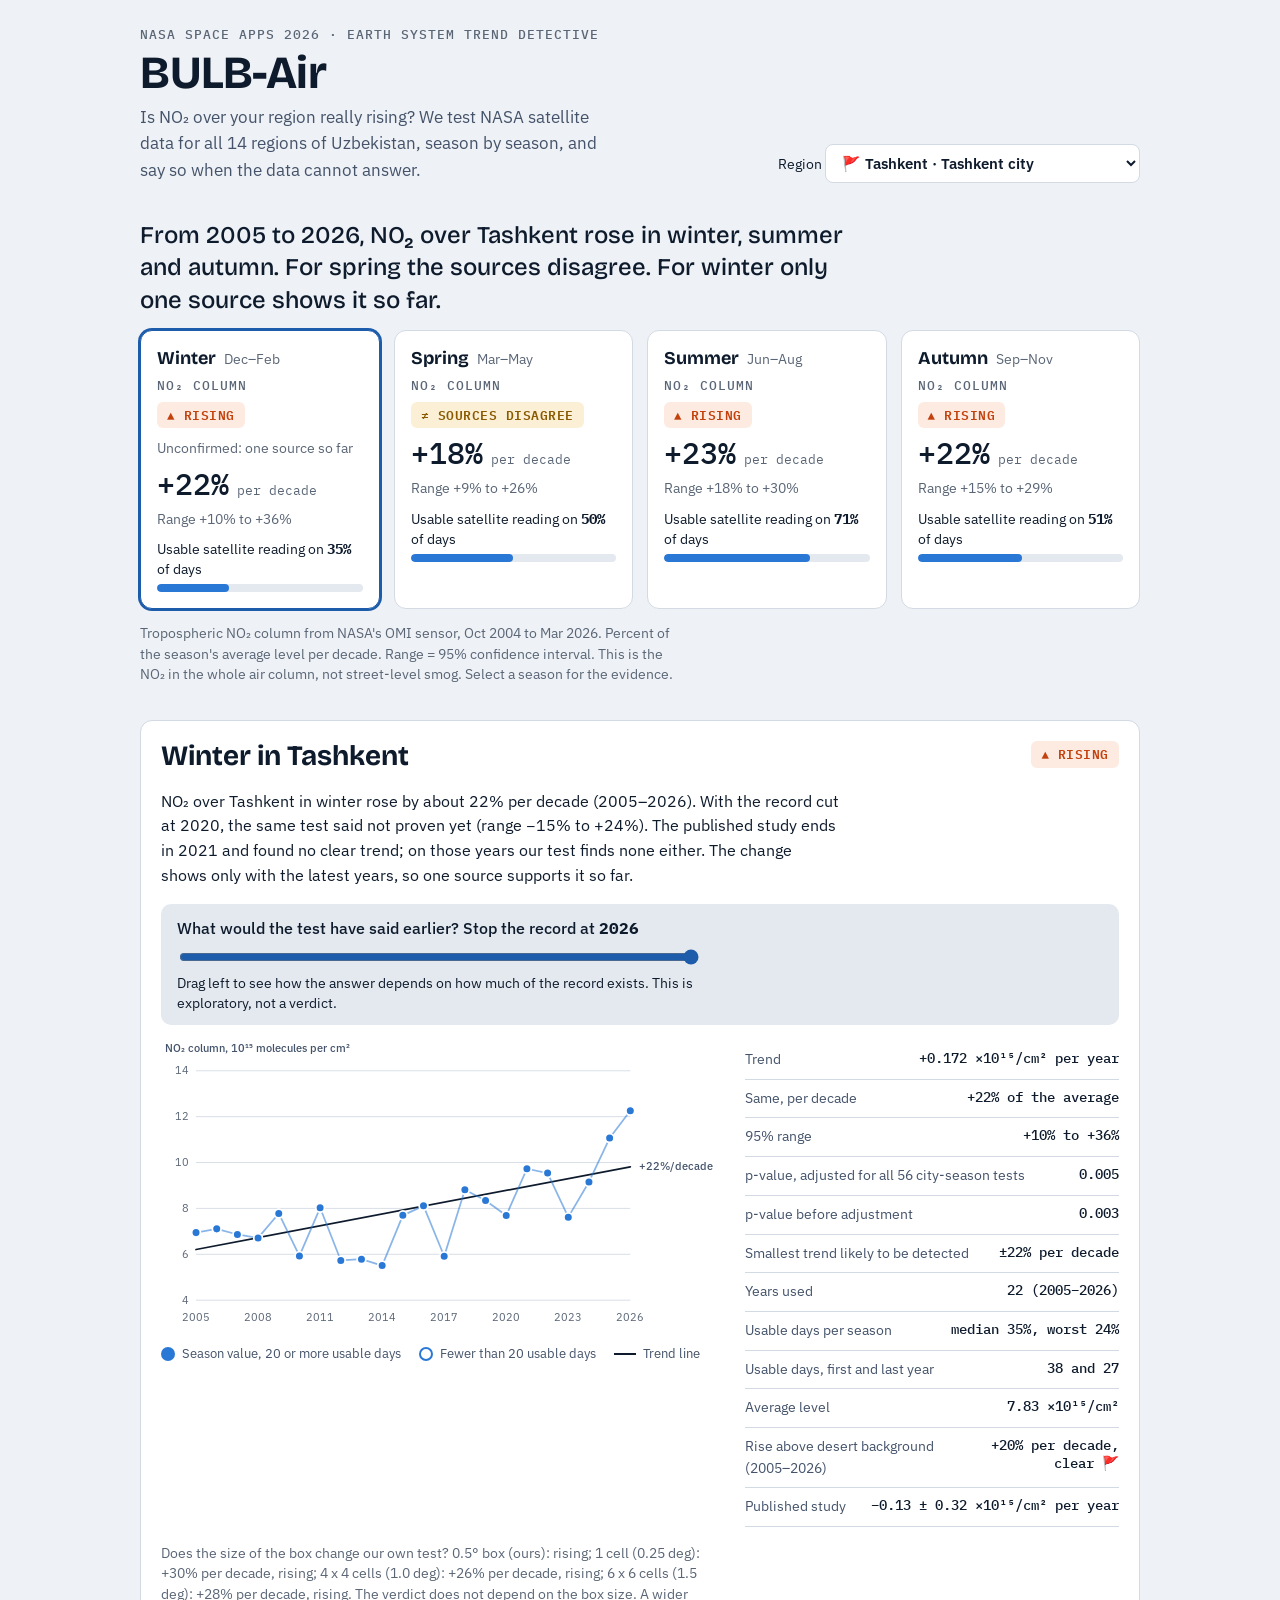
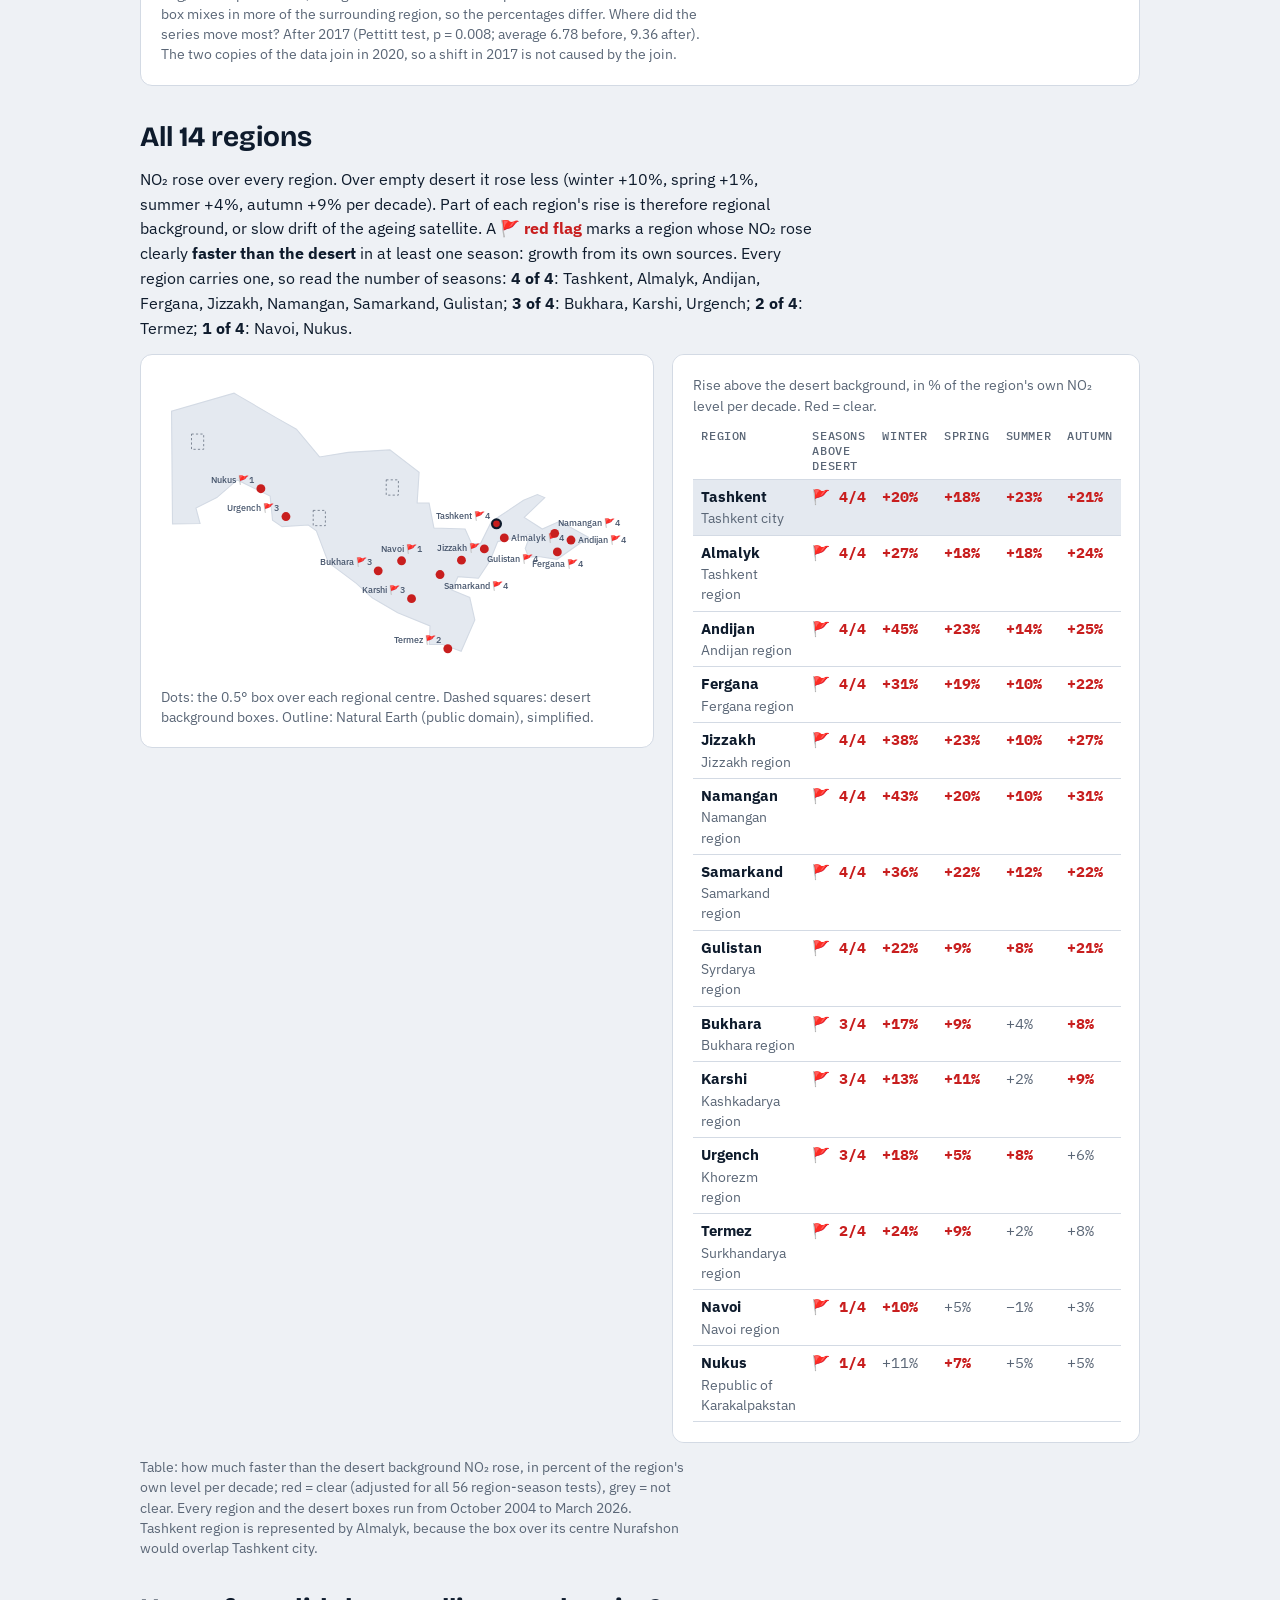
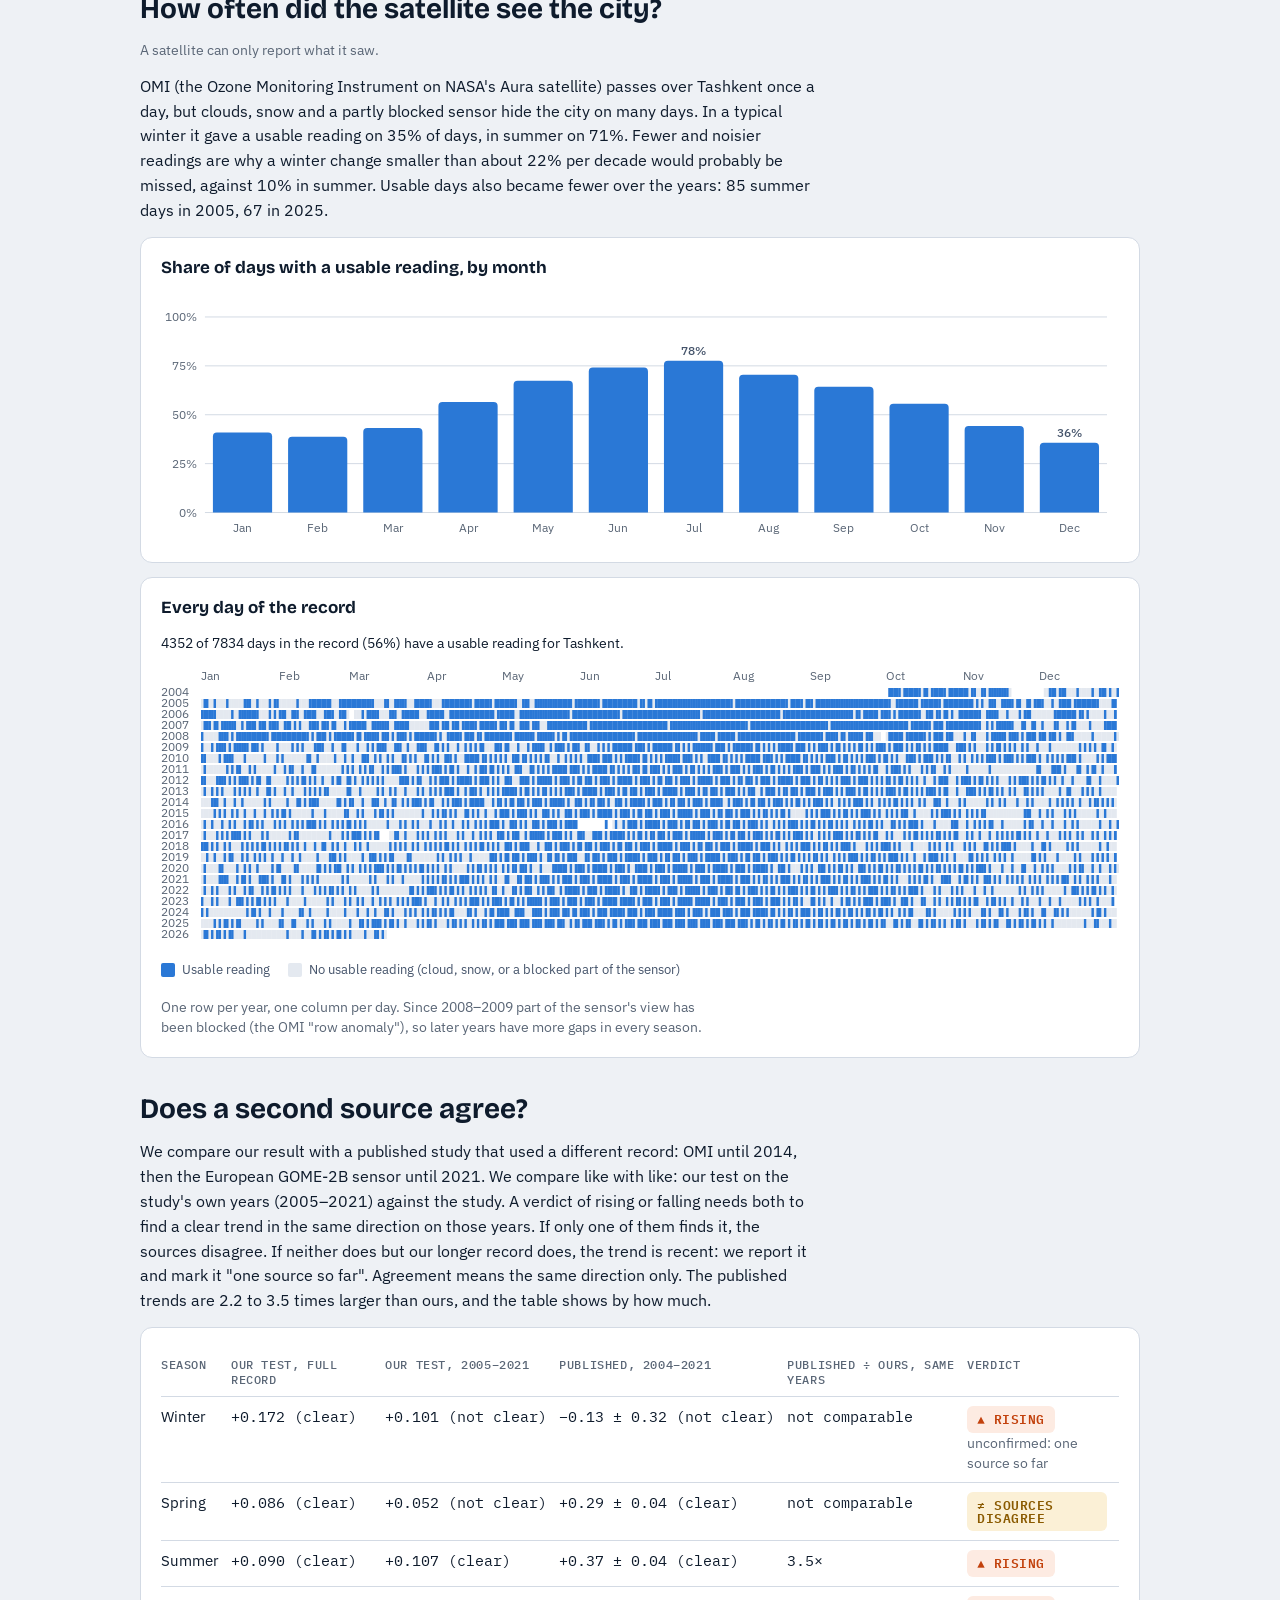
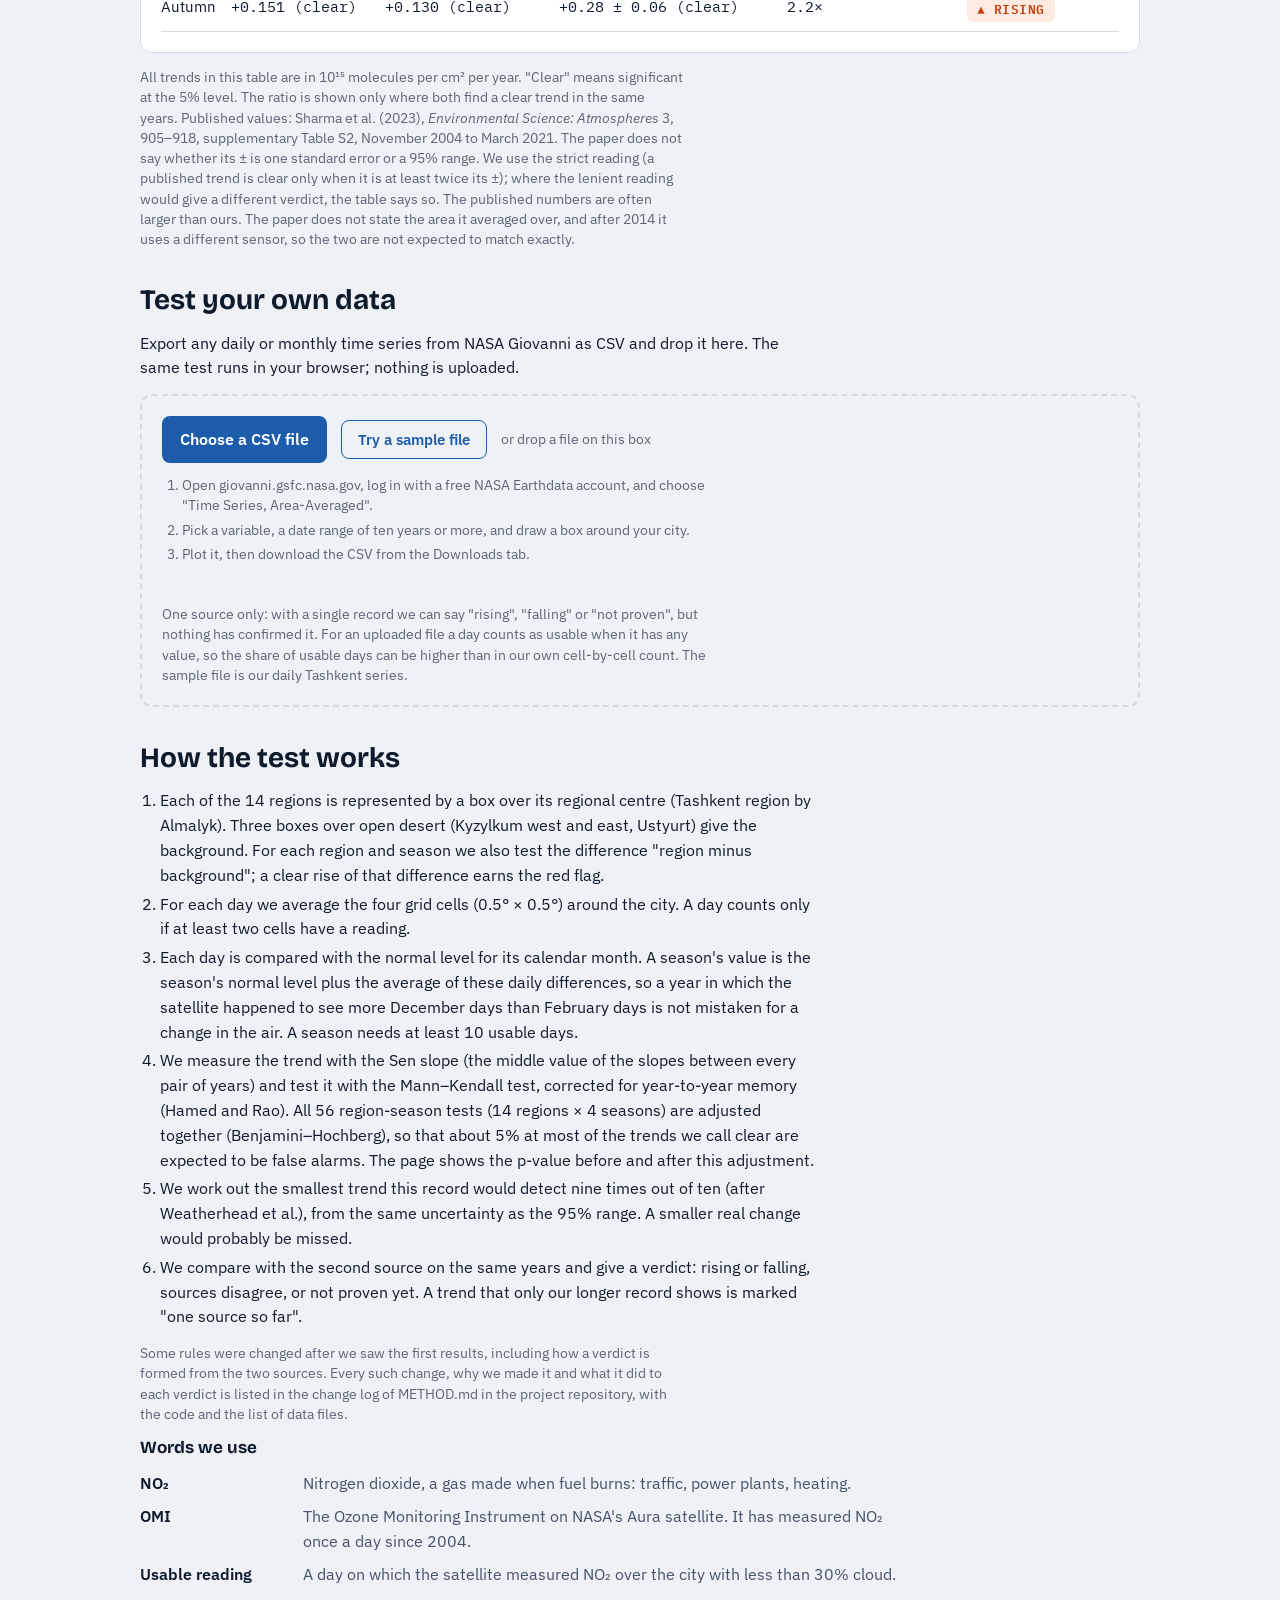
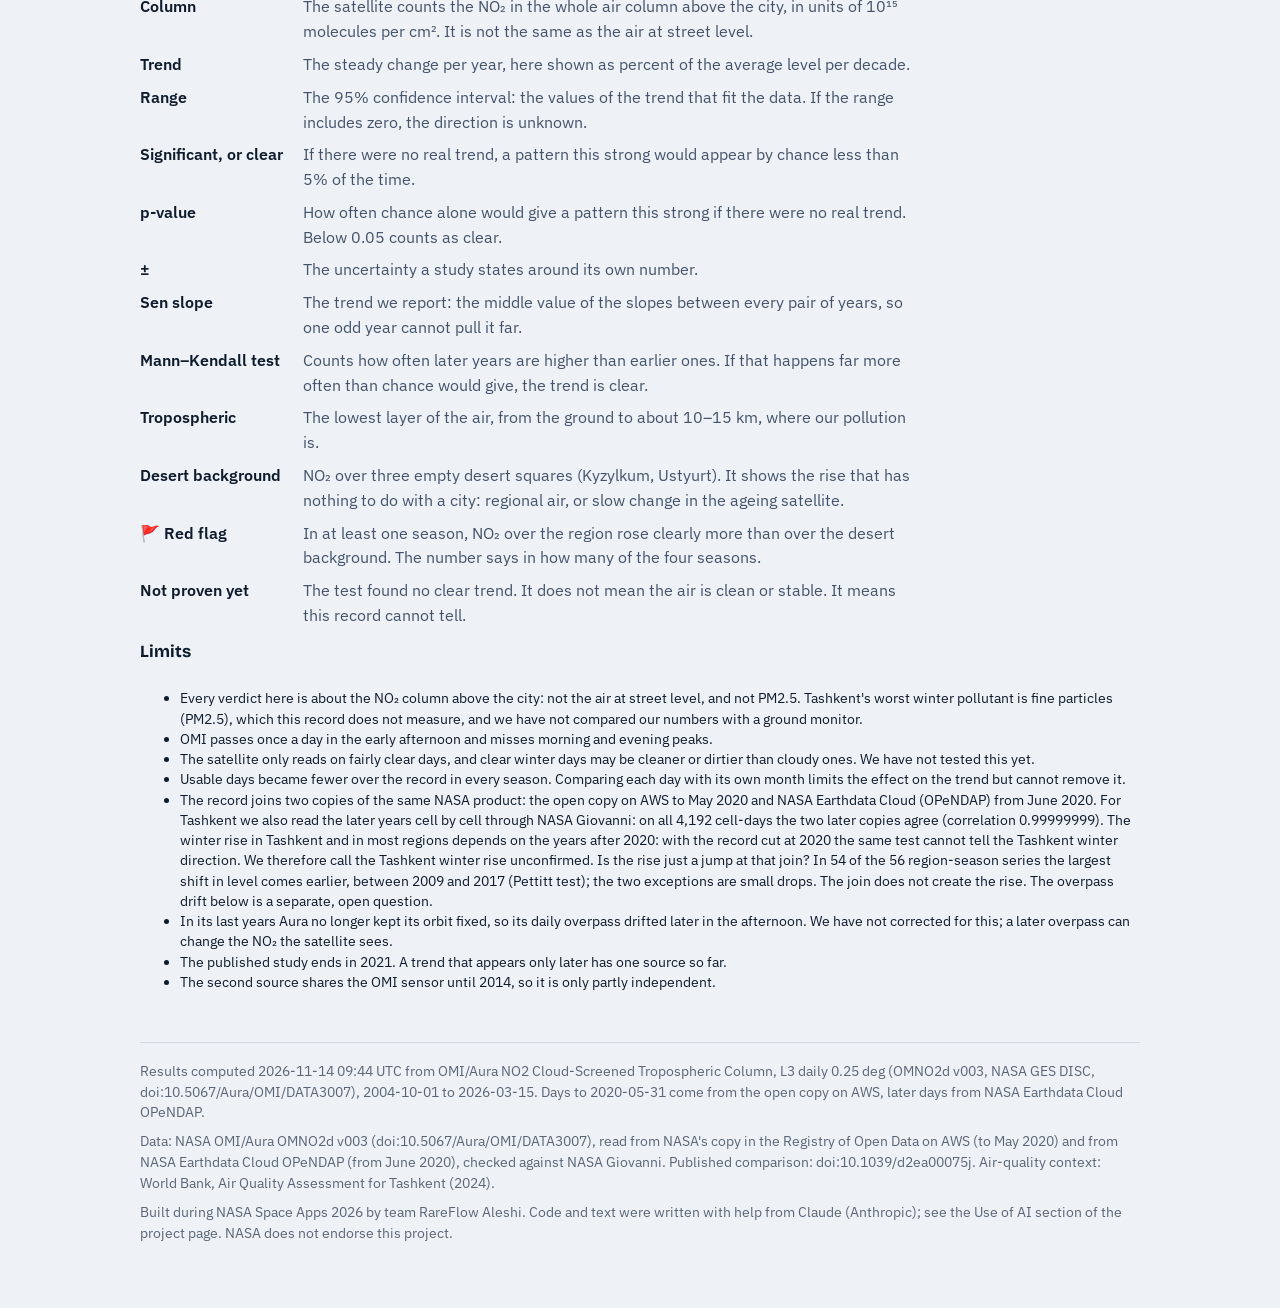
<file: docs/index.html>
<!DOCTYPE html>
<html lang="en">
<head>
<meta charset="utf-8">
<meta name="viewport" content="width=device-width, initial-scale=1">
<title>BULB-Air</title>
<link rel="icon" href="data:,">
<link rel="preconnect" href="https://fonts.googleapis.com">
<link href="https://fonts.googleapis.com/css2?family=Bricolage+Grotesque:opsz,wght@12..96,500;12..96,700&family=IBM+Plex+Mono:wght@400;500&family=IBM+Plex+Sans:wght@400;500;600&display=swap" rel="stylesheet">
<style>
/* Layout idea: an evidence file. One column, verdicts first, proof underneath, method last. */
:root {
  --bg: #eef1f5;
  --surface: #ffffff;
  --surface-2: #e4e9f0;
  --ink: #0e1b2c;
  --ink-2: #44536a;
  --muted: #5a6676;
  --line: #d3dae4;
  --accent: #1c5cab;          /* controls and links */
  --data: #2a78d6;            /* measured values */
  --rise: #c2410c;            /* status: rising */
  --flag: #c81e1e;            /* red flag: rising faster than the desert background */
  --fall: #0f7a55;            /* status: falling */
  --split: #8a5a00;           /* status: sources disagree */
  --open: #55627a;            /* status: not proven */
  --rise-bg: #fdebe2; --fall-bg: #e0f3ec; --split-bg: #fbf0d6; --open-bg: #e6eaf1;
  --display: "Bricolage Grotesque", "Segoe UI", system-ui, sans-serif;
  --body: "IBM Plex Sans", "Segoe UI", system-ui, sans-serif;
  --mono: "IBM Plex Mono", ui-monospace, Consolas, monospace;
}
@media (prefers-color-scheme: dark) {
  :root:not([data-theme="light"]) {
    color-scheme: dark;
    --bg: #0e1621; --surface: #172231; --surface-2: #223043; --ink: #edeae3; --ink-2: #b9c3d1;
    --muted: #8c9aab; --line: #2b3a4e; --accent: #7fb4f0; --data: #3987e5;
    --flag: #ff6b6b; --rise: #f28c4b; --fall: #4cc79a; --split: #e2b34a; --open: #a7b3c5;
    --rise-bg: #3a2416; --fall-bg: #12352b; --split-bg: #3a2f12; --open-bg: #253246;
  }
}
:root[data-theme="dark"] {
  color-scheme: dark;
  --bg: #0e1621; --surface: #172231; --surface-2: #223043; --ink: #edeae3; --ink-2: #b9c3d1;
  --muted: #8c9aab; --line: #2b3a4e; --accent: #7fb4f0; --data: #3987e5;
  --flag: #ff6b6b; --rise: #f28c4b; --fall: #4cc79a; --split: #e2b34a; --open: #a7b3c5;
  --rise-bg: #3a2416; --fall-bg: #12352b; --split-bg: #3a2f12; --open-bg: #253246;
}
* { box-sizing: border-box; }
html { -webkit-text-size-adjust: 100%; }
body { margin: 0; background: var(--bg); color: var(--ink); font: 16px/1.55 var(--body); }
main { max-width: 1040px; margin: 0 auto; padding: 28px 20px 64px; display: flex; flex-direction: column; gap: 36px; }
h1, h2, h3 { font-family: var(--display); text-wrap: balance; margin: 0; line-height: 1.12; }
h1 { font-size: clamp(30px, 5vw, 46px); font-weight: 700; letter-spacing: -0.01em; }
h2 { font-size: clamp(22px, 3vw, 28px); font-weight: 700; }
h3 { font-size: 17px; font-weight: 700; }
p { margin: 0; max-width: 68ch; }
a { color: var(--accent); }
.num { font-family: var(--mono); font-variant-numeric: tabular-nums; }
.muted { color: var(--muted); }
.small { font-size: 13.5px; line-height: 1.5; }
.stack { display: flex; flex-direction: column; gap: 14px; }
.row { display: flex; flex-wrap: wrap; gap: 14px; align-items: center; }

header.top { display: flex; flex-wrap: wrap; gap: 14px 28px; align-items: flex-end; justify-content: space-between; }
.brand { display: flex; flex-direction: column; gap: 6px; }
.brand .tag { color: var(--ink-2); font-size: 17px; max-width: 46ch; }
.eyebrow { font: 500 12.5px/1 var(--mono); letter-spacing: 0.08em; text-transform: uppercase; color: var(--muted); }

.tabs { display: inline-flex; background: var(--surface-2); border-radius: 10px; padding: 4px; gap: 4px; }
.tabs button { font: 600 15px var(--body); color: var(--ink-2); background: transparent; border: 0; padding: 8px 16px; border-radius: 7px; cursor: pointer; }
.tabs button[aria-selected="true"] { background: var(--surface); color: var(--ink); box-shadow: 0 1px 2px rgba(10, 20, 40, .18); }
button:focus-visible, .card:focus-visible, input:focus-visible, label.pick:focus-within { outline: 2px solid var(--accent); outline-offset: 2px; }

.headline { font: 500 clamp(19px, 2.6vw, 24px)/1.35 var(--display); max-width: 30em; }

.regions { display: grid; grid-template-columns: minmax(0, 1.1fr) minmax(0, 1fr); gap: 18px; align-items: start; }
@media (max-width: 900px) { .regions { grid-template-columns: 1fr; } }
#uzMap { width: 100%; height: auto; display: block; }
#uzMap .land { fill: var(--surface-2); stroke: var(--line); stroke-width: 1.5; }
#uzMap .bg { fill: none; stroke: var(--muted); stroke-dasharray: 3 3; }
#uzMap text { font: 500 12px var(--body); fill: var(--ink-2); }
#uzMap g.city { cursor: pointer; }
#uzMap g.city.sel circle { stroke: var(--ink); stroke-width: 3; }
table.rlist td, table.rlist th { padding: 6px 8px; }
table.rlist tr { cursor: pointer; }
table.rlist tr.sel td { background: var(--surface-2); }
.flag { color: var(--flag); font-weight: 700; }
select#citySel { font: 600 15px var(--body); padding: 8px 12px; border-radius: 8px; border: 1px solid var(--line); background: var(--surface); color: var(--ink); }
.cards { display: grid; grid-template-columns: repeat(4, 1fr); gap: 14px; }
@media (max-width: 900px) { .cards { grid-template-columns: repeat(2, 1fr); } }
@media (max-width: 480px) { .cards { grid-template-columns: 1fr; } }
.card { background: var(--surface); border: 1px solid var(--line); border-radius: 12px; padding: 16px; display: flex; flex-direction: column; gap: 10px; text-align: left; cursor: pointer; color: inherit; font: inherit; }
.card[aria-pressed="true"] { border-color: var(--accent); box-shadow: 0 0 0 2px var(--accent); }
.card .season { display: flex; justify-content: space-between; align-items: baseline; gap: 8px; }
.card .season b { font: 700 18px var(--display); }
.pill { display: inline-flex; align-items: center; gap: 7px; align-self: flex-start; font: 600 12.5px/1 var(--mono); letter-spacing: .04em; padding: 7px 10px; border-radius: 6px; }
.pill.RISING { background: var(--rise-bg); color: var(--rise); }
.pill.FALLING { background: var(--fall-bg); color: var(--fall); }
.pill.DISAGREE { background: var(--split-bg); color: var(--split); }
.pill.OPEN { background: var(--open-bg); color: var(--open); }
.big { font: 500 30px/1 var(--mono); font-variant-numeric: tabular-nums; }
.big small { font-size: 13px; color: var(--muted); font-weight: 400; }
.big.two { font-size: 21px; line-height: 30px; }
.meter { height: 8px; border-radius: 4px; background: var(--surface-2); overflow: hidden; }
.meter i { display: block; height: 100%; background: var(--data); border-radius: 4px; }

.panel { background: var(--surface); border: 1px solid var(--line); border-radius: 12px; padding: 20px; display: flex; flex-direction: column; gap: 16px; }
.split { display: grid; grid-template-columns: minmax(0, 1.5fr) minmax(0, 1fr); gap: 24px; align-items: start; }
@media (max-width: 820px) { .split { grid-template-columns: 1fr; } }
.cut { display: flex; flex-direction: column; gap: 6px; background: var(--surface-2); border-radius: 10px; padding: 12px 16px; }
.cut label { font-weight: 500; }
.cut input { width: 100%; max-width: 520px; accent-color: var(--accent); }
.facts { display: grid; grid-template-columns: 1fr; gap: 0; margin: 0; }
.facts div { display: flex; justify-content: space-between; gap: 16px; padding: 8px 0; border-bottom: 1px solid var(--line); }
.facts dt { color: var(--ink-2); font-size: 14px; }
.facts dd { margin: 0; text-align: right; font: 500 14px var(--mono); font-variant-numeric: tabular-nums; }
.chart { width: 100%; height: auto; display: block; }
.chart text { font: 12px var(--body); fill: var(--muted); }
.chart .lab { fill: var(--ink-2); font-weight: 500; }
.legend { display: flex; flex-wrap: wrap; gap: 6px 18px; font-size: 13px; color: var(--ink-2); }
.legend span { display: inline-flex; align-items: center; gap: 7px; }
.key { width: 14px; height: 14px; border-radius: 50%; background: var(--data); display: inline-block; }
.key.hollow { background: var(--surface); border: 2px solid var(--data); }
.key.line { width: 22px; height: 0; border-radius: 0; background: none; border-top: 2px solid var(--ink); }
.key.dash { width: 22px; height: 0; border-radius: 0; background: none; border-top: 2px dashed var(--ink-2); }
.key.sq { border-radius: 2px; }
.key.sq.off { background: var(--surface-2); }
.scroll { overflow-x: auto; }
table { border-collapse: collapse; width: 100%; font-size: 14.5px; }
th, td { text-align: left; padding: 9px 12px 9px 0; border-bottom: 1px solid var(--line); vertical-align: top; }
th { font: 500 12px var(--mono); letter-spacing: .05em; text-transform: uppercase; color: var(--muted); }
td.n { font-family: var(--mono); font-variant-numeric: tabular-nums; white-space: nowrap; }
canvas { width: 100%; display: block; border-radius: 6px; }
#tip { position: fixed; pointer-events: none; background: var(--ink); color: var(--bg); font: 13px/1.4 var(--body); padding: 7px 10px; border-radius: 6px; max-width: 240px; z-index: 5; display: none; }
#tip b { font-family: var(--mono); font-weight: 500; }
label.pick { display: inline-flex; align-items: center; gap: 10px; background: var(--accent); color: var(--surface); font-weight: 600; padding: 11px 18px; border-radius: 8px; cursor: pointer; }
label.pick input { position: absolute; opacity: 0; width: 1px; height: 1px; }
button.ghost { font: 600 15px var(--body); color: var(--accent); background: transparent; border: 1.5px solid var(--accent); padding: 9px 16px; border-radius: 8px; cursor: pointer; }
.drop { border: 2px dashed var(--line); border-radius: 12px; padding: 20px; display: flex; flex-direction: column; gap: 12px; }
.drop.over { border-color: var(--accent); background: var(--surface-2); }
.err { color: var(--rise); font-weight: 500; }
ol.steps { margin: 0; padding-left: 20px; max-width: 68ch; display: flex; flex-direction: column; gap: 4px; }
dl.gloss { display: grid; grid-template-columns: max-content 1fr; gap: 8px 20px; margin: 0; max-width: 78ch; }
dl.gloss dt { font-weight: 600; }
dl.gloss dd { margin: 0; color: var(--ink-2); }
@media (max-width: 560px) { dl.gloss { grid-template-columns: 1fr; gap: 2px; } dl.gloss dd { margin-bottom: 10px; } }
footer { color: var(--muted); font-size: 13.5px; border-top: 1px solid var(--line); padding-top: 18px; display: flex; flex-direction: column; gap: 8px; }
@media (prefers-reduced-motion: no-preference) { .card { transition: box-shadow .15s, border-color .15s; } }
</style>
</head>
<body>
<main>
  <header class="top">
    <div class="brand">
      <span class="eyebrow">NASA Space Apps 2026 · Earth System Trend Detective</span>
      <h1>BULB-Air</h1>
      <p class="tag">Is NO₂ over your region really rising? We test NASA satellite data for all 14 regions of Uzbekistan, season by season, and say so when the data cannot answer.</p>
    </div>
    <label class="small">Region <select id="citySel" aria-label="Region"></select></label>
  </header>


  <section class="stack" aria-live="polite">
    <p class="headline" id="headline"></p>
    <div class="cards" id="cards"></div>
    <p class="small muted" id="cardNote"></p>
  </section>

  <section class="panel" id="detail">
    <div class="row" style="justify-content:space-between">
      <h2 id="detailTitle"></h2>
      <span class="pill" id="detailPill"></span>
    </div>
    <p id="detailText"></p>
    <div class="cut">
      <label for="cut">What would the test have said earlier? Stop the record at <b class="num" id="cutYear"></b></label>
      <input type="range" id="cut" step="1">
      <p class="small" id="cutText"></p>
    </div>
    <div class="split">
      <div class="stack">
        <svg class="chart" id="trendChart" viewBox="0 0 640 330" role="img" aria-labelledby="detailTitle"></svg>
        <div class="legend">
          <span><i class="key"></i>Season value, 20 or more usable days</span>
          <span><i class="key hollow"></i>Fewer than 20 usable days</span>
          <span id="lineKey"></span>
        </div>
      </div>
      <dl class="facts" id="facts"></dl>
    </div>
    <p class="small muted" id="robust"></p>
  </section>

  <section class="stack">
    <h2>All 14 regions</h2>
    <p id="regionsText"></p>
    <div class="regions">
      <div class="panel"><svg id="uzMap" viewBox="0 0 640 400" role="img" aria-label="Map of Uzbekistan with the 14 regional boxes; red flags mark regions where NO₂ rose faster than the desert background"></svg>
        <p class="small muted">Dots: the 0.5° box over each regional centre. Dashed squares: desert background boxes. Outline: Natural Earth (public domain), simplified.</p></div>
      <div class="panel scroll"><table class="rlist" id="regionList"></table></div>
    </div>
    <p class="small muted" id="regionsNote"></p>
  </section>

  <section class="stack">
    <h2>How often did the satellite see the city?</h2>
    <p class="small muted">A satellite can only report what it saw.</p>
    <p id="coverText"></p>
    <div class="panel">
      <h3>Share of days with a usable reading, by month</h3>
      <svg class="chart" id="monthChart" viewBox="0 0 960 250" role="img" aria-label="Share of days with a usable satellite reading for each month"></svg>
    </div>
    <div class="panel">
      <h3>Every day of the record</h3>
      <p class="small" id="calText"></p>
      <canvas id="calendar" height="260" role="img" aria-label="Calendar of days when the satellite gave a usable reading"></canvas>
      <div class="legend">
        <span><i class="key sq"></i>Usable reading</span>
        <span><i class="key sq off"></i>No usable reading (cloud, snow, or a blocked part of the sensor)</span>
      </div>
      <p class="small muted">One row per year, one column per day. Since 2008–2009 part of the sensor's view has been blocked (the OMI "row anomaly"), so later years have more gaps in every season.</p>
    </div>
  </section>

  <section class="stack">
    <h2>Does a second source agree?</h2>
    <p>We compare our result with a published study that used a different record: OMI until 2014, then the European GOME-2B sensor until 2021. We compare like with like: our test on the study's own years (2005–2021) against the study. A verdict of rising or falling needs both to find a clear trend in the same direction on those years. If only one of them finds it, the sources disagree. If neither does but our longer record does, the trend is recent: we report it and mark it "one source so far". Agreement means the same direction only. The published trends are 2.2 to 3.5 times larger than ours, and the table shows by how much.</p>
    <p class="small" id="compareNone" hidden></p>
    <div class="panel scroll">
      <table id="compare"></table>
    </div>
    <p class="small muted">All trends in this table are in 10¹⁵ molecules per cm² per year. "Clear" means significant at the 5% level. The ratio is shown only where both find a clear trend in the same years. Published values: Sharma et al. (2023), <i>Environmental Science: Atmospheres</i> 3, 905–918, supplementary Table S2, November 2004 to March 2021. The paper does not say whether its ± is one standard error or a 95% range. We use the strict reading (a published trend is clear only when it is at least twice its ±); where the lenient reading would give a different verdict, the table says so. The published numbers are often larger than ours. The paper does not state the area it averaged over, and after 2014 it uses a different sensor, so the two are not expected to match exactly.</p>
  </section>

  <section class="stack">
    <h2>Test your own data</h2>
    <p>Export any daily or monthly time series from NASA Giovanni as CSV and drop it here. The same test runs in your browser; nothing is uploaded.</p>
    <div class="drop" id="drop">
      <div class="row">
        <label class="pick"><input type="file" id="file" accept=".csv,text/csv,text/plain">Choose a CSV file</label>
        <button type="button" class="ghost" id="sample">Try a sample file</button>
        <span class="muted small">or drop a file on this box</span>
      </div>
      <ol class="steps small muted">
        <li>Open giovanni.gsfc.nasa.gov, log in with a free NASA Earthdata account, and choose "Time Series, Area-Averaged".</li>
        <li>Pick a variable, a date range of ten years or more, and draw a box around your city.</li>
        <li>Plot it, then download the CSV from the Downloads tab.</li>
      </ol>
      <p class="err small" id="upErr" hidden></p>
      <div id="upOut" class="stack" hidden>
        <h3 id="upTitle"></h3>
        <div class="scroll"><table id="upTable"></table></div>
        <p class="small muted">One source only: with a single record we can say "rising", "falling" or "not proven", but nothing has confirmed it. For an uploaded file a day counts as usable when it has any value, so the share of usable days can be higher than in our own cell-by-cell count. The sample file is our daily Tashkent series.</p>
      </div>
    </div>
  </section>

  <section class="stack">
    <h2>How the test works</h2>
    <ol class="steps">
      <li>Each of the 14 regions is represented by a box over its regional centre (Tashkent region by Almalyk). Three boxes over open desert (Kyzylkum west and east, Ustyurt) give the background. For each region and season we also test the difference "region minus background"; a clear rise of that difference earns the red flag.</li>
      <li>For each day we average the four grid cells (0.5° × 0.5°) around the city. A day counts only if at least two cells have a reading.</li>
      <li>Each day is compared with the normal level for its calendar month. A season's value is the season's normal level plus the average of these daily differences, so a year in which the satellite happened to see more December days than February days is not mistaken for a change in the air. A season needs at least 10 usable days.</li>
      <li>We measure the trend with the Sen slope (the middle value of the slopes between every pair of years) and test it with the Mann–Kendall test, corrected for year-to-year memory (Hamed and Rao). All 56 region-season tests (14 regions × 4 seasons) are adjusted together (Benjamini–Hochberg), so that about 5% at most of the trends we call clear are expected to be false alarms. The page shows the p-value before and after this adjustment.</li>
      <li>We work out the smallest trend this record would detect nine times out of ten (after Weatherhead et al.), from the same uncertainty as the 95% range. A smaller real change would probably be missed.</li>
      <li>We compare with the second source on the same years and give a verdict: rising or falling, sources disagree, or not proven yet. A trend that only our longer record shows is marked "one source so far".</li>
    </ol>
    <p class="small muted">Some rules were changed after we saw the first results, including how a verdict is formed from the two sources. Every such change, why we made it and what it did to each verdict is listed in the change log of METHOD.md in the project repository, with the code and the list of data files.</p>
    <h3>Words we use</h3>
    <dl class="gloss">
      <dt>NO₂</dt><dd>Nitrogen dioxide, a gas made when fuel burns: traffic, power plants, heating.</dd>
      <dt>OMI</dt><dd>The Ozone Monitoring Instrument on NASA's Aura satellite. It has measured NO₂ once a day since 2004.</dd>
      <dt>Usable reading</dt><dd>A day on which the satellite measured NO₂ over the city with less than 30% cloud.</dd>
      <dt>Column</dt><dd>The satellite counts the NO₂ in the whole air column above the city, in units of 10¹⁵ molecules per cm². It is not the same as the air at street level.</dd>
      <dt>Trend</dt><dd>The steady change per year, here shown as percent of the average level per decade.</dd>
      <dt>Range</dt><dd>The 95% confidence interval: the values of the trend that fit the data. If the range includes zero, the direction is unknown.</dd>
      <dt>Significant, or clear</dt><dd>If there were no real trend, a pattern this strong would appear by chance less than 5% of the time.</dd>
      <dt>p-value</dt><dd>How often chance alone would give a pattern this strong if there were no real trend. Below 0.05 counts as clear.</dd>
      <dt>±</dt><dd>The uncertainty a study states around its own number.</dd>
      <dt>Sen slope</dt><dd>The trend we report: the middle value of the slopes between every pair of years, so one odd year cannot pull it far.</dd>
      <dt>Mann–Kendall test</dt><dd>Counts how often later years are higher than earlier ones. If that happens far more often than chance would give, the trend is clear.</dd>
      <dt>Tropospheric</dt><dd>The lowest layer of the air, from the ground to about 10–15 km, where our pollution is.</dd>
      <dt>Desert background</dt><dd>NO₂ over three empty desert squares (Kyzylkum, Ustyurt). It shows the rise that has nothing to do with a city: regional air, or slow change in the ageing satellite.</dd>
      <dt>🚩 Red flag</dt><dd>In at least one season, NO₂ over the region rose clearly more than over the desert background. The number says in how many of the four seasons.</dd>
      <dt>Not proven yet</dt><dd>The test found no clear trend. It does not mean the air is clean or stable. It means this record cannot tell.</dd>
    </dl>
    <h3>Limits</h3>
    <ul class="steps small">
      <li>Every verdict here is about the NO₂ column above the city: not the air at street level, and not PM2.5. Tashkent's worst winter pollutant is fine particles (PM2.5), which this record does not measure, and we have not compared our numbers with a ground monitor.</li>
      <li>OMI passes once a day in the early afternoon and misses morning and evening peaks.</li>
      <li>The satellite only reads on fairly clear days, and clear winter days may be cleaner or dirtier than cloudy ones. We have not tested this yet.</li>
      <li>Usable days became fewer over the record in every season. Comparing each day with its own month limits the effect on the trend but cannot remove it.</li>
      <li>The record joins two copies of the same NASA product: the open copy on AWS to May 2020 and NASA Earthdata Cloud (OPeNDAP) from June 2020. For Tashkent we also read the later years cell by cell through NASA Giovanni: on all 4,192 cell-days the two later copies agree (correlation 0.99999999). The winter rise in Tashkent and in most regions depends on the years after 2020: with the record cut at 2020 the same test cannot tell the Tashkent winter direction. We therefore call the Tashkent winter rise unconfirmed. Is the rise just a jump at that join? In 54 of the 56 region-season series the largest shift in level comes earlier, between 2009 and 2017 (Pettitt test); the two exceptions are small drops. The join does not create the rise. The overpass drift below is a separate, open question.</li>
      <li>In its last years Aura no longer kept its orbit fixed, so its daily overpass drifted later in the afternoon. We have not corrected for this; a later overpass can change the NO₂ the satellite sees.</li>
      <li>The published study ends in 2021. A trend that appears only later has one source so far.</li>
      <li>The second source shares the OMI sensor until 2014, so it is only partly independent.</li>
    </ul>
  </section>

  <footer>
    <span id="foot"></span>
    <span>Data: NASA OMI/Aura OMNO2d v003 (doi:10.5067/Aura/OMI/DATA3007), read from NASA's copy in the Registry of Open Data on AWS (to May 2020) and from NASA Earthdata Cloud OPeNDAP (from June 2020), checked against NASA Giovanni. Published comparison: doi:10.1039/d2ea00075j. Air-quality context: World Bank, Air Quality Assessment for Tashkent (2024).</span>
    <span>Built during NASA Space Apps 2026 by team RareFlow Aleshi. Code and text were written with help from Claude (Anthropic); see the Use of AI section of the project page. NASA does not endorse this project.</span>
  </footer>
</main>
<div id="tip" role="status"></div>

<script src="results.js"></script>
<script src="stats.js"></script>
<script>
(function () {
  "use strict";
  var D = window.BULB_AIR, ORDER = ["DJF", "MAM", "JJA", "SON"];
  var MONTHS = { DJF: "Dec–Feb", MAM: "Mar–May", JJA: "Jun–Aug", SON: "Sep–Nov" };
  var LOW = { DJF: "winter", MAM: "spring", JJA: "summer", SON: "autumn" };
  var MN = ["Jan", "Feb", "Mar", "Apr", "May", "Jun", "Jul", "Aug", "Sep", "Oct", "Nov", "Dec"];
  var state = { city: "tashkent", season: "DJF", cut: null };
  var $ = function (id) { return document.getElementById(id); };
  var NS = "http://www.w3.org/2000/svg";
  function el(tag, attrs, text) {
    var e = document.createElementNS(NS, tag);
    for (var k in attrs) e.setAttribute(k, attrs[k]);
    if (text !== undefined) e.textContent = text;
    return e;
  }
  function h(tag, cls, html) { var e = document.createElement(tag); if (cls) e.className = cls; if (html !== undefined) e.innerHTML = html; return e; }
  function sign(v, d) { return (v > 0 ? "+" : v < 0 ? "−" : "") + Math.abs(v).toFixed(d === undefined ? 0 : d); }
  function pct(v) { return Math.round(100 * v) + "%"; }
  function pillInfo(v) {
    if (v === "RISING") return { cls: "RISING", icon: "▲", text: "RISING" };
    if (v === "FALLING") return { cls: "FALLING", icon: "▼", text: "FALLING" };
    if (v === "SOURCES DISAGREE") return { cls: "DISAGREE", icon: "≠", text: "SOURCES DISAGREE" };
    if (v === "TOO LITTLE DATA") return { cls: "OPEN", icon: "∅", text: "TOO LITTLE DATA" };
    return { cls: "OPEN", icon: "?", text: "NOT PROVEN YET" };
  }
  function setPill(node, v) { var p = pillInfo(v); node.className = "pill " + p.cls; node.textContent = p.icon + " " + p.text; }
  function css(name) { return getComputedStyle(document.documentElement).getPropertyValue(name).trim(); }

  /* tooltip */
  var tip = $("tip");
  function showTip(evt, html) {
    tip.innerHTML = html; tip.style.display = "block";
    var x = Math.min(evt.clientX + 14, window.innerWidth - tip.offsetWidth - 8);
    var y = evt.clientY - tip.offsetHeight - 12; if (y < 6) y = evt.clientY + 16;
    tip.style.left = x + "px"; tip.style.top = y + "px";
  }
  function hideTip() { tip.style.display = "none"; }

  function sentence(city, key, s) {
    var name = LOW[key], pub = s.published, lo = sign(s.ci_low_pct_decade), hi = sign(s.ci_high_pct_decade);
    var yrs = s.first_year + "–" + s.last_year;
    var then = "";
    if (s.until_2020 && s.until_2020.verdict !== s.own_verdict && s.until_2020.verdict === "NOT PROVEN YET")
      then = " With the record cut at " + s.until_2020.last_year + ", the same test said not proven yet (range " + sign(s.until_2020.ci_low_pct_decade) + "% to " + sign(s.until_2020.ci_high_pct_decade) + "%).";
    if ((s.verdict === "RISING" || s.verdict === "FALLING") && s.one_source && pub) {
      return "NO₂ over " + city + " in " + name + " " + (s.verdict === "RISING" ? "rose" : "fell") + " by about " +
        Math.abs(Math.round(s.slope_pct_decade)) + "% per decade (" + yrs + ")." + then + " The published study ends in 2021 and found no clear trend; on those years our test finds none either. The change shows only with the latest years, so one source supports it so far.";
    }
    var ex = s.excess, exText = ex ? (ex.verdict === "RISING" ? " After subtracting the desert background, a clear rise remains (" + sign(ex.slope_pct_decade) + "% of the region's own level per decade): growth beyond the regional background, likely from the region's own sources."
      : " After subtracting the desert background, what remains (" + sign(ex.slope_pct_decade) + "% per decade) is not clear, so much of the rise may be regional background or satellite drift.") : "";
    if ((s.verdict === "RISING" || s.verdict === "FALLING") && !pub) {
      return "NO₂ over " + city + " in " + name + " " + (s.verdict === "RISING" ? "rose" : "fell") + " by about " +
        Math.abs(Math.round(s.slope_pct_decade)) + "% per decade (" + yrs + ")." + exText + " Only one source so far: no published seasonal trend exists for this region that we could compare with.";
    }
    if (s.verdict === "RISING" || s.verdict === "FALLING") {
      return "NO₂ over " + city + " in " + name + " " + (s.verdict === "RISING" ? "rose" : "fell") + " by about " +
        Math.abs(Math.round(s.slope_pct_decade)) + "% per decade (" + yrs + "). The published study finds the same direction" +
        (pub && pub.ratio > 0 && pub.ours_same_period_verdict !== "NOT PROVEN YET" ? ", at a rate " + (Math.round(pub.ratio * 10) / 10) + " times ours over the same years. We agree on direction, not on size." : ".") + then + exText;
    }
    if (s.verdict === "SOURCES DISAGREE") {
      var oc = pub.ours_same_period_verdict, ocClear = oc === "RISING" || oc === "FALLING";
      var ours = ocClear ? "our test finds a clear " + (oc === "RISING" ? "rise" : "fall") : "our test finds no clear trend";
      var theirs = pub.significant ? "the published study reports a clear " + (pub.slope > 0 ? "rise" : "fall") : "the published study reports no clear trend";
      var later = (s.own_verdict === "RISING" || s.own_verdict === "FALLING") && !ocClear
        ? " With the years after 2021 added, our own test does find a " + (s.own_verdict === "RISING" ? "rise" : "fall") + " (" + sign(s.slope_pct_decade) + "% per decade), but that does not settle the disagreement on the shared years." : "";
      return "For " + name + ", on the study's own years (2005–2021) " + ours + ", but " + theirs + "." + later + " Until the two agree, we do not call it.";
    }
    return "We cannot tell whether " + name + " NO₂ over " + city + " rose or fell (" + yrs + "). The change fits anything from " + lo +
      "% to " + hi + "% per decade. A real change smaller than about " + Math.round(s.mdt_pct_decade) +
      "% per decade would probably have been missed. Not proven does not mean the air is clean." + exText;
  }

  var OUTLINE = [[66.52,37.36],[66.55,37.97],[65.22,38.4],[64.17,38.89],[63.52,39.36],[62.37,40.05],[61.88,41.08],[61.55,41.27],[60.47,41.22],[60.08,41.43],[59.98,42.22],[58.63,42.75],[57.79,42.17],[56.93,41.83],[57.1,41.32],[55.97,41.31],[55.93,45.0],[58.5,45.59],[58.69,45.5],[60.24,44.78],[61.06,44.41],[62.01,43.5],[63.19,43.65],[64.9,43.73],[66.1,43.0],[66.02,41.99],[66.51,41.99],[66.71,41.17],[67.99,41.14],[68.26,40.66],[68.63,40.67],[69.07,41.38],[70.39,42.08],[70.96,42.27],[71.26,42.17],[70.42,41.52],[71.16,41.14],[71.87,41.39],[73.06,40.87],[71.77,40.15],[71.01,40.24],[70.6,40.22],[70.46,40.5],[70.67,40.96],[69.33,40.73],[69.01,40.09],[68.54,39.53],[67.7,39.58],[67.44,39.14],[68.18,38.9],[68.39,38.16],[67.83,37.14],[67.08,37.36],[66.52,37.36]];
  function pick(c) { state.city = c; state.cut = null; try { location.hash = c; } catch (e) {} render(); }
  function renderTabs() {
    var sel = $("citySel");
    if (!sel.options.length) {
      Object.keys(D.cities).forEach(function (c) {
        var o = document.createElement("option"); o.value = c;
        o.textContent = (D.cities[c].flag ? "🚩 " : "") + D.cities[c].name + " · " + D.cities[c].region; sel.appendChild(o);
      });
      sel.onchange = function () { pick(sel.value); };
    }
    sel.value = state.city;
  }
  function renderRegions() {
    var keys = Object.keys(D.cities), nf = keys.filter(function (c) { return D.cities[c].flag; }).length;
    var B = D.background.seasons, bgr = ORDER.map(function (k) { return LOW[k] + " " + sign(B[k].slope_pct_decade) + "%"; });
    $("regionsText").innerHTML = "NO₂ rose over every region. Over empty desert it rose less (" + bgr.join(", ") + " per decade). " +
      "Part of each region's rise is therefore regional background, or slow drift of the ageing satellite. " +
      "A <span class='flag'>🚩 red flag</span> marks a region whose NO₂ rose clearly <b>faster than the desert</b> in at least one season: growth from its own sources. " +
      "Every region carries one, so read the number of seasons: " + [4, 3, 2, 1].map(function (n) {
        var names = keys.filter(function (c) { return D.cities[c].flag_seasons.length === n; }).map(function (c) { return D.cities[c].name; });
        return names.length ? "<b>" + n + " of 4</b>: " + names.join(", ") : "";
      }).filter(Boolean).join("; ") + ".";
    var svg = $("uzMap"); svg.innerHTML = "";
    var X = function (lon) { return 10 + (lon - 55.8) / (74.6 - 55.8) * 620; };
    var Y = function (lat) { return 20 + (45.7 - lat) / (45.7 - 37.0) * 360 * 1.0; };
    svg.appendChild(el("path", { class: "land", d: "M" + OUTLINE.map(function (p) { return X(p[0]).toFixed(1) + " " + Y(p[1]).toFixed(1); }).join("L") + "Z" }));
    Object.keys(D.background.boxes).forEach(function (b) {
      var q = D.background.boxes[b].centre;
      svg.appendChild(el("rect", { class: "bg", x: X(q[1] - 0.25), y: Y(q[0] + 0.25), width: X(q[1] + 0.25) - X(q[1] - 0.25), height: Y(q[0] - 0.25) - Y(q[0] + 0.25) }));
    });
    keys.forEach(function (c) {
      var v = D.cities[c], x = X(v.centre[1]), y = Y(v.centre[0]), g = el("g", { class: "city" + (c === state.city ? " sel" : "") });
      g.appendChild(el("circle", { cx: x, cy: y, r: 6, fill: v.flag ? css("--flag") : css("--open") }));
      var POS = { tashkent: [-9, -6, "end"], almalyk: [9, 4, "start"], gulistan: [4, 18, "start"], jizzakh: [0, -12, "middle"],
        namangan: [4, -10, "start"], andijan: [9, 4, "start"], fergana: [0, 20, "middle"], samarkand: [6, 20, "start"], navoi: [0, -12, "middle"] };
      var ps = POS[c] || [-9, -8, "end"];
      g.appendChild(el("text", { x: x + ps[0], y: y + ps[1], "text-anchor": ps[2] }, v.name + (v.flag ? " 🚩" + v.flag_seasons.length : "")));
      g.addEventListener("click", function () { pick(c); });
      g.addEventListener("mousemove", function (e) { showTip(e, "<b>" + v.name + "</b> · " + v.region + "<br>" + (v.flag ? "Faster than the desert in " + v.flag_seasons.length + " of 4 seasons" : "Not clearly faster than the desert")); });
      g.addEventListener("mouseleave", hideTip);
      svg.appendChild(g);
    });
    var t = $("regionList");
    t.innerHTML = "<caption class='small muted' style='caption-side:top;text-align:left;padding-bottom:6px'>Rise above the desert background, in % of the region's own NO₂ level per decade. Red = clear.</caption><thead><tr><th>Region</th><th>Seasons above desert</th><th>Winter</th><th>Spring</th><th>Summer</th><th>Autumn</th></tr></thead>";
    var tb = h("tbody");
    keys.slice().sort(function (a, b) { return D.cities[b].flag_seasons.length - D.cities[a].flag_seasons.length; }).forEach(function (c) {
      var v = D.cities[c], tr = h("tr", c === state.city ? "sel" : "");
      tr.appendChild(h("td", "", "<b>" + v.name + "</b><div class='small muted'>" + v.region + "</div>"));
      tr.appendChild(h("td", "n", v.flag ? "<span class='flag'>🚩 " + v.flag_seasons.length + "/4</span>" : "<span class='muted'>—</span>"));
      ORDER.forEach(function (k) {
        var e = v.seasons[k].excess, clear = e.verdict === "RISING" || e.verdict === "FALLING";
        tr.appendChild(h("td", "n", "<span" + (clear ? " class='flag'" : " class='muted'") + ">" + sign(e.slope_pct_decade) + "%</span>"));
      });
      tr.onclick = function () { pick(c); window.scrollTo({ top: $("headline").getBoundingClientRect().top + window.scrollY - 20, behavior: "smooth" }); };
      tb.appendChild(tr);
    });
    t.appendChild(tb);
    $("regionsNote").textContent = "Table: how much faster than the desert background NO₂ rose, in percent of the region's own level per decade; red = clear (adjusted for all " + (keys.length * 4) + " region-season tests), grey = not clear. " +
      "Every region and the desert boxes run from October 2004 to March 2026. " +
      "Tashkent region is represented by Almalyk, because the box over its centre Nurafshon would overlap Tashkent city.";
  }

  function renderCards() {
    var c = D.cities[state.city], box = $("cards"); box.innerHTML = "";
    var groups = { RISING: [], FALLING: [], "SOURCES DISAGREE": [], "NOT PROVEN YET": [], "TOO LITTLE DATA": [] };
    ORDER.forEach(function (k) { groups[c.seasons[k].verdict].push(LOW[k]); });
    function list(a) { return a.length > 1 ? a.slice(0, -1).join(", ") + " and " + a[a.length - 1] : a[0]; }
    var parts = [];
    var y0 = Math.min.apply(null, ORDER.map(function (k) { return c.seasons[k].first_year; }));
    var y1 = Math.max.apply(null, ORDER.map(function (k) { return c.seasons[k].last_year; }));
    if (groups.RISING.length) parts.push("From " + y0 + " to " + y1 + ", NO₂ over " + c.name + " rose in " + (groups.RISING.length === 4 ? "every season" : list(groups.RISING)) + ".");
    if (groups.FALLING.length) parts.push((groups.RISING.length ? "It" : "From " + y0 + " to " + y1 + ", NO₂ over " + c.name) + " fell in " + list(groups.FALLING) + ".");
    if (!groups.RISING.length && !groups.FALLING.length) parts.push("NO₂ over " + c.name + ", " + y0 + " to " + y1 + ".");
    if (groups["SOURCES DISAGREE"].length) parts.push("For " + list(groups["SOURCES DISAGREE"]) + " the sources disagree.");
    if (groups["NOT PROVEN YET"].length) parts.push(list(groups["NOT PROVEN YET"]).replace(/^./, function (m) { return m.toUpperCase(); }) + ": not proven yet.");
    var solo = ORDER.filter(function (k) { var q = c.seasons[k]; return q.one_source && (q.verdict === "RISING" || q.verdict === "FALLING"); }).map(function (k) { return LOW[k]; });
    var anyPub = ORDER.some(function (k) { return c.seasons[k].published; });
    if (solo.length && !anyPub) parts.push("No published study covers " + c.name + ", so this rests on one source.");
    else if (solo.length) parts.push("For " + list(solo) + " only one source shows it so far.");
    $("headline").textContent = parts.join(" ");
    ORDER.forEach(function (k) {
      var s = c.seasons[k], card = h("button", "card");
      card.type = "button"; card.setAttribute("aria-pressed", k === state.season);
      var top = h("div", "season", "<b>" + D.season_names[k] + "</b><span class='muted small'>" + MONTHS[k] + "</span>");
      var pill = h("span"); setPill(pill, s.verdict);
      var clear = s.own_verdict === "RISING" || s.own_verdict === "FALLING";
      var big = clear ? h("div", "big", sign(s.slope_pct_decade) + "%<small> per decade</small>")
        : h("div", "big two", sign(s.ci_low_pct_decade) + "% to " + sign(s.ci_high_pct_decade) + "%<small> per decade</small>");
      var range = clear ? h("div", "small muted", "Range " + sign(s.ci_low_pct_decade) + "% to " + sign(s.ci_high_pct_decade) + "%")
        : h("div", "small muted", "Direction unknown. Best estimate " + sign(s.slope_pct_decade) + "%");
      var cov = h("div", "stack"); cov.style.gap = "5px";
      cov.appendChild(h("div", "small", "Usable satellite reading on <b class='num'>" + pct(s.coverage_median) + "</b> of days"));
      var m = h("div", "meter"); var bar = h("i"); bar.style.width = pct(s.coverage_median); m.appendChild(bar); cov.appendChild(m);
      card.appendChild(top); card.appendChild(h("div", "eyebrow", "NO₂ column")); card.appendChild(pill);
      if (s.one_source && clear) card.appendChild(h("div", "small muted", "Unconfirmed: one source so far"));
      card.appendChild(big); card.appendChild(range); card.appendChild(cov);
      card.onclick = function () {
        state.season = k; state.cut = null; render();
        var d = $("detail").getBoundingClientRect();
        if (d.top > window.innerHeight * 0.75) $("detail").scrollIntoView({ behavior: "smooth", block: "start" });
      };
      box.appendChild(card);
    });
    $("cardNote").textContent = "Tropospheric NO₂ column from NASA's OMI sensor, " + MN[+c.first_day.slice(5, 7) - 1] + " " + c.first_day.slice(0, 4) + " to " + MN[+c.last_day.slice(5, 7) - 1] + " " + c.last_day.slice(0, 4) +
      ". Percent of the season's average level per decade. Range = 95% confidence interval. This is the NO₂ in the whole air column, not street-level smog. Select a season for the evidence.";
  }

  /* our own test on the record cut at a given year, computed in the browser */
  function cutSeason(c, k, year) {
    var out = {}, ps = [];
    ORDER.forEach(function (q) {
      var s = c.seasons[q], yy = [], vv = [], dd = [];
      s.years.forEach(function (y, i) { if (y <= year) { yy.push(y); vv.push(s.values[i]); dd.push(s.valid_days[i]); } });
      var a = AWStats.analyse(yy, vv); a.years = yy; a.values = vv; a.valid_days = dd; out[q] = a; ps.push(a.p);
    });
    var adj = AWStats.benjaminiHochberg(ps), a = out[k], f = 1000 / a.mean;
    a.p_adj = adj[ORDER.indexOf(k)];
    a.own_verdict = a.n < 10 ? "TOO LITTLE DATA" : a.p_adj < 0.05 ? (a.slope > 0 ? "RISING" : "FALLING") : "NOT PROVEN YET";
    a.slope_pct_decade = a.slope * f; a.ci_low_pct_decade = a.ci_low * f; a.ci_high_pct_decade = a.ci_high * f; a.mdt_pct_decade = a.mdt * f;
    a.first_year = a.years[0]; a.last_year = a.years[a.years.length - 1];
    return a;
  }
  function renderDetail() {
    var c = D.cities[state.city], k = state.season, full = c.seasons[k], s = full;
    var slider = $("cut"), lastY = full.last_year, minY = full.first_year + 9;
    slider.min = minY; slider.max = lastY;
    if (state.cut === null || state.cut > lastY) state.cut = lastY;
    if (state.cut < minY) state.cut = minY;
    slider.value = state.cut; $("cutYear").textContent = state.cut;
    var isCut = state.cut < lastY;
    if (isCut) {
      s = cutSeason(c, k, state.cut);
      $("cutText").textContent = "With the record stopped at " + state.cut + " (" + s.n + " years): " + pillInfo(s.own_verdict).text + ", " +
        sign(s.slope_pct_decade) + "% per decade, range " + sign(s.ci_low_pct_decade) + "% to " + sign(s.ci_high_pct_decade) +
        "%. With the full record to " + lastY + ": " + pillInfo(full.own_verdict).text + ", " + sign(full.slope_pct_decade) + "% per decade. Exploratory: our test only, no second source, no correction for trying many end years, and the normal level of each month still comes from the full record.";
    } else {
      $("cutText").textContent = "Drag left to see how the answer depends on how much of the record exists. This is exploratory, not a verdict.";
    }
    $("detailTitle").textContent = D.season_names[k] + " in " + c.name + (isCut ? ", record stopped at " + state.cut : "");
    setPill($("detailPill"), isCut ? s.own_verdict : s.verdict);
    $("detailText").textContent = isCut ? "" : sentence(c.name, k, s);
    $("detailText").hidden = isCut;
    drawTrend($("trendChart"), s);
    var solid = s.own_verdict === "RISING" || s.own_verdict === "FALLING";
    $("lineKey").innerHTML = "<i class='key " + (solid ? "line" : "dash") + "'></i>Trend line" + (solid ? "" : " (not significant)");
    var f = $("facts"); f.innerHTML = "";
    function fact(a, b) { var d = h("div"); d.appendChild(h("dt", "", a)); d.appendChild(h("dd", "", b)); f.appendChild(d); }
    fact("Trend", sign(s.slope, 3) + " ×10¹⁵/cm² per year");
    fact("Same, per decade", sign(s.slope_pct_decade) + "% of the average");
    fact("95% range", sign(s.ci_low_pct_decade) + "% to " + sign(s.ci_high_pct_decade) + "%");
    fact(isCut ? "p-value, adjusted for four seasons (exploratory)" : "p-value, adjusted for all " + (D.family_size || 12) + " city-season tests", s.p_adj < 0.001 ? "below 0.001" : s.p_adj.toFixed(3));
    if (!isCut && isFinite(s.p)) fact("p-value before adjustment", s.p < 0.001 ? "below 0.001" : s.p.toFixed(3));
    fact("Smallest trend likely to be detected", "±" + Math.round(s.mdt_pct_decade) + "% per decade");
    fact("Years used", s.n + " (" + s.first_year + "–" + s.last_year + ")");
    if (!isCut) fact("Usable days per season", "median " + pct(s.coverage_median) + ", worst " + pct(s.coverage_min));
    if (!isCut && s.seen_days_trend && s.seen_days_trend.first) fact("Usable days, first and last year", s.seen_days_trend.first + " and " + s.seen_days_trend.last);
    fact("Average level", s.mean.toFixed(2) + " ×10¹⁵/cm²");
    if (!isCut && s.excess) fact("Rise above desert background (" + s.excess.first_year + "–" + s.excess.last_year + ")", sign(s.excess.slope_pct_decade) + "% per decade, " + (s.excess.verdict === "RISING" ? "clear 🚩" : "not clear"));
    if (s.published) fact("Published study", sign(s.published.slope, 2) + " ± " + s.published.pm.toFixed(2) + " ×10¹⁵/cm² per year");
    $("robust").hidden = isCut;
    var r = c.robustness, bits = Object.keys(r).map(function (lab) {
      var v = r[lab][k]; return lab + ": " + sign(v.slope_pct_decade) + "% per decade, " + pillInfo(v.verdict).text.toLowerCase();
    });
    var extra = "";
    if (k === "MAM" && s.without_2020) extra = " Without spring 2020 (COVID-19 lockdown): " + sign(s.without_2020.slope, 3) +
      " per year, p = " + s.without_2020.p.toFixed(2) + ".";
    var u = s.until_2020, full_v = [s.own_verdict], early_v = u ? [u.verdict] : [];
    Object.keys(r).forEach(function (lab) { (lab.indexOf("to 2020") >= 0 ? early_v : full_v).push(r[lab][k].verdict); });
    var same = function (a) { return a.every(function (x) { return x === a[0]; }); };
    var base = "0.5° box (ours), full record: " + pillInfo(s.own_verdict).text.toLowerCase() +
      (u ? "; 0.5° box (ours) to " + u.last_year + ": " + pillInfo(u.verdict).text.toLowerCase() : "");
    var verdictLine = same(full_v) && same(early_v)
      ? " The verdict does not depend on the box size."
      : " The verdict depends on the box size, so read this season with care.";
    var cut20 = Object.keys(r).some(function (lab) { return lab.indexOf("to 2020") >= 0; });
    if (!cut20) base = "0.5° box (ours): " + pillInfo(s.own_verdict).text.toLowerCase();
    $("robust").textContent = "Does the size of the box change our own test? " + (cut20 ? "Compare like with like: the wider boxes have data only to 2020, so set them against our box to 2020. " : "") +
      base + "; " + bits.join("; ") + "." + verdictLine + " A wider box mixes in more of the surrounding region, so the percentages differ." + extra +
      (full.change_point && full.change_point.year ? " Where did the series move most? After " + full.change_point.year + " (Pettitt test, p = " + (full.change_point.p < 0.001 ? "below 0.001" : full.change_point.p.toFixed(3)) +
        "; average " + full.change_point.mean_before.toFixed(2) + " before, " + full.change_point.mean_after.toFixed(2) + " after). The two copies of the data join in 2020, so a shift in " + full.change_point.year +
        (full.change_point.year < 2020 ? " is not caused by the join." : " could be caused by the join.") : "");
  }

  function niceStep(span, n) {
    var raw = span / n, p = Math.pow(10, Math.floor(Math.log10(raw))), m = raw / p;
    return (m < 1.5 ? 1 : m < 3.5 ? 2 : m < 7.5 ? 5 : 10) * p;
  }
  function drawTrend(svg, s, opts) {
    svg.innerHTML = "";
    var W = 640, H = 330, L = 40, R = 104, T = 34, B = 34;
    var pts = [];
    s.years.forEach(function (y, i) { if (s.values[i] !== null && s.values[i] !== undefined && isFinite(s.values[i])) pts.push({ y: y, v: s.values[i], d: s.valid_days ? s.valid_days[i] : null }); });
    if (!pts.length) return;
    var x0 = Math.min.apply(null, s.years), x1 = Math.max.apply(null, s.years);
    var vs = pts.map(function (p) { return p.v; }), lo = Math.min.apply(null, vs), hi = Math.max.apply(null, vs);
    var step = niceStep((hi - lo) || 1, 4); lo = Math.floor(lo / step) * step; hi = Math.ceil(hi / step) * step; if (hi === lo) hi = lo + step;
    function X(y) { return L + (y - x0) / Math.max(1, x1 - x0) * (W - L - R); }
    function Y(v) { return T + (hi - v) / (hi - lo) * (H - T - B); }
    for (var g = lo; g <= hi + step / 2; g += step) {
      svg.appendChild(el("line", { x1: L, x2: W - R, y1: Y(g), y2: Y(g), stroke: css("--line"), "stroke-width": 1 }));
      svg.appendChild(el("text", { x: L - 8, y: Y(g) + 4, "text-anchor": "end" }, (+g.toFixed(2)).toString()));
    }
    var xs = Math.max(1, Math.ceil((x1 - x0) / 7));
    for (var y = x0; y <= x1; y += xs) svg.appendChild(el("text", { x: X(y), y: H - 10, "text-anchor": "middle" }, y));
    svg.appendChild(el("text", { x: 4, y: 13, "text-anchor": "start", class: "lab" }, (opts && opts.unit) || "NO₂ column, 10¹⁵ molecules per cm²"));
    var solid = s.own_verdict === "RISING" || s.own_verdict === "FALLING";
    if (isFinite(s.slope) && isFinite(s.intercept)) {
      var a = s.intercept + s.slope * x0, b = s.intercept + s.slope * x1;
      svg.appendChild(el("line", { x1: X(x0), y1: Y(a), x2: X(x1), y2: Y(b), stroke: css(solid ? "--ink" : "--ink-2"), "stroke-width": 2,
        "stroke-dasharray": solid ? "" : "6 5", "stroke-linecap": "round" }));
      svg.appendChild(el("text", { x: X(x1) + 10, y: Math.max(T + 10, Math.min(H - B, Y(b))) + 4, class: "lab" }, sign(s.slope_pct_decade) + "%/decade"));
    }
    var path = "", prev = null;
    pts.forEach(function (p) { path += (prev !== null && p.y - prev === 1 ? "L" : "M") + X(p.y) + " " + Y(p.v); prev = p.y; });
    svg.appendChild(el("path", { d: path, fill: "none", stroke: css("--data"), "stroke-width": 2, "stroke-linejoin": "round", opacity: .55 }));
    pts.forEach(function (p) {
      var thin = p.d !== null && p.d < 20;
      svg.appendChild(el("circle", { cx: X(p.y), cy: Y(p.v), r: 5, fill: thin ? css("--surface") : css("--data"), stroke: thin ? css("--data") : css("--surface"), "stroke-width": 2 }));
      var hit = el("circle", { cx: X(p.y), cy: Y(p.v), r: 14, fill: "transparent" });
      hit.addEventListener("mousemove", function (e) { showTip(e, "<b>" + p.y + "</b> · " + p.v.toFixed(2) + (p.d !== null ? "<br>" + p.d + " usable days" : "")); });
      hit.addEventListener("click", function (e) { showTip(e, "<b>" + p.y + "</b> · " + p.v.toFixed(2) + (p.d !== null ? "<br>" + p.d + " usable days" : "")); });
      hit.addEventListener("mouseleave", hideTip);
      svg.appendChild(hit);
    });
  }

  function drawMonths() {
    var c = D.cities[state.city], svg = $("monthChart"); svg.innerHTML = "";
    var W = 960, H = 250, L = 44, R = 12, T = 24, B = 30, mc = c.month_coverage, bw = (W - L - R) / 12;
    function Y(v) { return T + (1 - v) * (H - T - B); }
    [0, .25, .5, .75, 1].forEach(function (g) {
      svg.appendChild(el("line", { x1: L, x2: W - R, y1: Y(g), y2: Y(g), stroke: css("--line"), "stroke-width": 1 }));
      svg.appendChild(el("text", { x: L - 8, y: Y(g) + 4, "text-anchor": "end" }, Math.round(g * 100) + "%"));
    });
    var mx = mc.indexOf(Math.max.apply(null, mc)), mn = mc.indexOf(Math.min.apply(null, mc));
    mc.forEach(function (v, i) {
      var x = L + i * bw + 8, w = bw - 16, y = Y(v), hgt = Y(0) - y, r = Math.min(4, hgt);
      var d = "M" + x + " " + Y(0) + "V" + (y + r) + "Q" + x + " " + y + " " + (x + r) + " " + y + "H" + (x + w - r) + "Q" + (x + w) + " " + y + " " + (x + w) + " " + (y + r) + "V" + Y(0) + "Z";
      var bar = el("path", { d: d, fill: css("--data") });
      bar.addEventListener("mousemove", function (e) { showTip(e, "<b>" + MN[i] + "</b> · usable reading on " + pct(v) + " of days"); });
      bar.addEventListener("click", function (e) { showTip(e, "<b>" + MN[i] + "</b> · usable reading on " + pct(v) + " of days"); });
      bar.addEventListener("mouseleave", hideTip);
      svg.appendChild(bar);
      svg.appendChild(el("text", { x: x + w / 2, y: H - 10, "text-anchor": "middle" }, MN[i]));
      if (i === mx || i === mn) svg.appendChild(el("text", { x: x + w / 2, y: y - 6, "text-anchor": "middle", class: "lab" }, pct(v)));
    });
    var w = c.seasons.DJF, su = c.seasons.JJA;
    $("coverText").textContent = "OMI (the Ozone Monitoring Instrument on NASA's Aura satellite) passes over " + c.name + " once a day, but clouds, snow and a partly blocked sensor hide the city on many days. " +
      "In a typical winter it gave a usable reading on " + pct(w.coverage_median) + " of days, in summer on " + pct(su.coverage_median) +
      ". Fewer and noisier readings are why a winter change smaller than about " + Math.round(w.mdt_pct_decade) +
      "% per decade would probably be missed, against " + Math.round(su.mdt_pct_decade) + "% in summer. Usable days also became fewer over the years: " +
      su.seen_days_trend.first + " summer days in " + su.first_year + ", " + su.seen_days_trend.last + " in " + su.last_year + ".";
    $("calText").textContent = c.days_valid + " of " + c.days_total + " days in the record (" + pct(c.days_valid / c.days_total) + ") have a usable reading for " + c.name + ".";
  }

  function drawCalendar() {
    var c = D.cities[state.city], cv = $("calendar"), years = Object.keys(c.calendar).sort();
    var dpr = window.devicePixelRatio || 1, wCss = cv.clientWidth || 900, L = 40, T = 18, rowH = Math.max(11, Math.min(15, Math.floor(260 / (years.length + 1))));
    var hCss = T + years.length * rowH + 4;
    cv.width = Math.round(wCss * dpr); cv.height = Math.round(hCss * dpr); cv.style.height = hCss + "px";
    var g = cv.getContext("2d"); g.scale(dpr, dpr); g.clearRect(0, 0, wCss, hCss);
    var cw = (wCss - L) / 366, on = css("--data"), off = css("--surface-2");
    g.font = "12px " + css("--body"); g.fillStyle = css("--muted"); g.textBaseline = "middle";
    var starts = [0, 31, 59, 90, 120, 151, 181, 212, 243, 273, 304, 334];
    starts.forEach(function (d, i) { if (wCss > 520 || i % 2 === 0) g.fillText(MN[i], L + d * cw, 8); });
    years.forEach(function (y, r) {
      var str = c.calendar[y], offset = (r === 0) ? (c.calendar_first_doy - 1) : 0, yy = T + r * rowH;
      g.fillStyle = css("--muted"); g.fillText(y, 0, yy + rowH / 2);
      for (var i = 0; i < str.length; i++) {
        var ch = str.charAt(i); if (ch === "-") continue;
        g.fillStyle = ch === "1" ? on : off;
        g.fillRect(L + (i + offset) * cw, yy + 1, Math.max(cw, 1) + 0.3, rowH - 2);
      }
    });
    cv.onmousemove = function (e) {
      var b = cv.getBoundingClientRect(), r = Math.floor((e.clientY - b.top - T) / rowH), col = Math.floor((e.clientX - b.left - L) / cw);
      if (r < 0 || r >= years.length || col < 0) return hideTip();
      var offset = (r === 0) ? (c.calendar_first_doy - 1) : 0, ch = c.calendar[years[r]].charAt(col - offset);
      if (!ch) return hideTip();
      var date = new Date(Date.UTC(+years[r], 0, 1 + col));
      showTip(e, "<b>" + date.toISOString().slice(0, 10) + "</b><br>" + (ch === "1" ? "Usable reading" : ch === "0" ? "No usable reading" : "No file for this day"));
    };
    cv.onclick = cv.onmousemove;
    cv.onmouseleave = hideTip;
  }

  function renderCompare() {
    var c = D.cities[state.city], t = $("compare");
    var hasPub = ORDER.some(function (k) { return c.seasons[k].published; });
    $("compareNone").hidden = hasPub; t.parentNode.hidden = !hasPub;
    $("compareNone").textContent = "We found no published seasonal NO₂ trend for " + c.name + ", so every verdict for this region is our own test only, marked \u201cone source only\u201d. The published study below covers Tashkent.";
    t.innerHTML = "<thead><tr><th>Season</th><th>Our test, full record</th><th>Our test, 2005–2021</th><th>Published, 2004–2021</th><th>Published ÷ ours, same years</th><th>Verdict</th></tr></thead>";
    var tb = h("tbody");
    ORDER.forEach(function (k) {
      var s = c.seasons[k], p = s.published, tr = h("tr");
      tr.appendChild(h("td", "", D.season_names[k]));
      tr.appendChild(h("td", "n", sign(s.slope, 3) + (s.own_verdict === "NOT PROVEN YET" ? " (not clear)" : " (clear)")));
      tr.appendChild(h("td", "n", p ? sign(p.ours_same_period, 3) + (p.ours_same_period_verdict === "NOT PROVEN YET" ? " (not clear)" : " (clear)") : ""));
      tr.appendChild(h("td", "n", p ? sign(p.slope, 2) + " ± " + p.pm.toFixed(2) + (p.significant ? " (clear)" : " (not clear)") : "none"));
      tr.appendChild(h("td", "n", p ? (p.ours_same_period_verdict === "NOT PROVEN YET" || !p.significant ? "not comparable" : p.ratio > 0 ? (Math.round(p.ratio * 10) / 10) + "×" : "opposite sign") : ""));
      var td = h("td"), pill = h("span"); setPill(pill, s.verdict); td.appendChild(pill);
      if (s.one_source && (s.verdict === "RISING" || s.verdict === "FALLING")) td.appendChild(h("div", "small muted", "unconfirmed: one source so far"));
      if (p && p.verdict_if_pm_is_95 && p.verdict_if_pm_is_95 !== s.verdict)
        td.appendChild(h("div", "small muted", "If the study's ± is a 95% range: " + pillInfo(p.verdict_if_pm_is_95).text.toLowerCase()));
      tr.appendChild(td);
      tb.appendChild(tr);
    });
    t.appendChild(tb);
  }

  function render() {
    renderTabs(); renderRegions(); renderCards(); renderDetail(); drawMonths(); drawCalendar(); renderCompare();
  }

  /* ---------- your own CSV ---------- */
  function parseSeries(text) {
    var lines = text.split(/\r?\n/), fill = null, name = "", rows = [];
    lines.forEach(function (line) {
      var m = /^Fill Value[^,]*,\s*([-+0-9.eE]+)/.exec(line); if (m) fill = parseFloat(m[1]);
      var p = line.split(",");
      if (/^time$/i.test((p[0] || "").trim()) && p[1]) name = p[1].trim();
      var d = /^\s*"?(\d{4})-(\d{2})(?:-(\d{2}))?/.exec(p[0] || "");
      if (d && p.length >= 2) {
        var v = parseFloat(p[1]);
        if (!isFinite(v) || (fill !== null && v === fill) || v < -1e29 || v === -9999 || v === -999) v = NaN;
        rows.push({ y: +d[1], m: +d[2], day: d[3] ? +d[3] : null, v: v });
      }
    });
    return { rows: rows, name: name };
  }
  function seasonal(rows) {
    var daily = rows.length > 1 && rows.filter(function (r) { return r.day !== null; }).length > 0.9 * rows.length &&
      rows.length / (new Set(rows.map(function (r) { return r.y + "-" + r.m; })).size) > 5;
    var SE = { 12: "DJF", 1: "DJF", 2: "DJF", 3: "MAM", 4: "MAM", 5: "MAM", 6: "JJA", 7: "JJA", 8: "JJA", 9: "SON", 10: "SON", 11: "SON" };
    // long-term mean of each calendar month; each value is compared with its own month
    var cs = [], cn = [], m;
    for (m = 0; m <= 12; m++) { cs.push(0); cn.push(0); }
    rows.forEach(function (r) { if (isFinite(r.v)) { cs[r.m] += r.v; cn[r.m]++; } });
    var clim = cs.map(function (v, i) { return cn[i] ? v / cn[i] : NaN; });
    var MS = { DJF: [12, 1, 2], MAM: [3, 4, 5], JJA: [6, 7, 8], SON: [9, 10, 11] }, base = {};
    ORDER.forEach(function (k) {
      var v = MS[k].map(function (i) { return clim[i]; }).filter(isFinite);
      base[k] = v.length ? v.reduce(function (p, q) { return p + q; }, 0) / v.length : NaN;
    });
    var acc = {};
    rows.forEach(function (r) {
      var key = SE[r.m] + "|" + (r.y + (r.m === 12 ? 1 : 0)), a = acc[key] || (acc[key] = { sum: 0, valid: 0, n: 0 });
      a.n++; if (isFinite(r.v)) { a.sum += r.v - clim[r.m]; a.valid++; }
    });
    var out = {};
    ORDER.forEach(function (k) { out[k] = { years: [], values: [], valid_days: daily ? [] : null, cover: [] }; });
    Object.keys(acc).sort().forEach(function (key) {
      var k = key.split("|")[0], y = +key.split("|")[1], a = acc[key];
      var complete = daily ? a.n >= 85 : a.n >= 3, enough = daily ? a.valid >= 10 : a.valid >= 2;
      if (!complete) return;
      out[k].years.push(y); out[k].values.push(enough ? base[k] + a.sum / a.valid : null);
      if (daily) out[k].valid_days.push(a.valid);
      out[k].cover.push(a.valid / a.n);
    });
    return { daily: daily, seasons: out };
  }
  function handleFile(file) {
    var err = $("upErr"), out = $("upOut"); err.hidden = true; out.hidden = true;
    var rd = new FileReader();
    rd.onload = function () {
      try {
        var parsed = parseSeries(String(rd.result));
        if (parsed.rows.length < 24) throw new Error("We found fewer than 24 dated rows. Export a time series as CSV with a date in the first column and the value in the second.");
        var se = seasonal(parsed.rows), res = {}, ps = [];
        ORDER.forEach(function (k) { var s = se.seasons[k]; res[k] = AWStats.analyse(s.years, s.values); ps.push(res[k].p); });
        var adj = AWStats.benjaminiHochberg(ps), t = $("upTable");
        t.innerHTML = "<thead><tr><th>Season</th><th>Verdict</th><th>Trend per decade</th><th>95% range</th><th>Likely to detect</th><th>Years</th><th>" + (se.daily ? "Days with data" : "Months with data") + "</th></tr></thead>";
        var tb = h("tbody");
        ORDER.forEach(function (k, i) {
          var r = res[k], s = se.seasons[k], f = 1000 / r.mean, tr = h("tr");
          var v = r.n < 10 ? "TOO LITTLE DATA" : adj[i] < 0.05 ? (r.slope > 0 ? "RISING" : "FALLING") : "NOT PROVEN YET";
          tr.appendChild(h("td", "", D.season_names[k]));
          var td = h("td"), pill = h("span"); setPill(pill, v); td.appendChild(pill); tr.appendChild(td);
          var ok = r.n >= 4 && isFinite(r.slope);
          tr.appendChild(h("td", "n", ok ? sign(r.slope * f) + "%" : "n/a"));
          tr.appendChild(h("td", "n", ok ? sign(r.ci_low * f) + "% to " + sign(r.ci_high * f) + "%" : "n/a"));
          tr.appendChild(h("td", "n", isFinite(r.mdt) ? "±" + Math.round(r.mdt * f) + "%" : "n/a"));
          tr.appendChild(h("td", "n", String(r.n)));
          var cov = s.cover.slice().sort(function (a, b) { return a - b; });
          var mid = cov.length ? (cov.length % 2 ? cov[(cov.length - 1) / 2] : 0.5 * (cov[cov.length / 2 - 1] + cov[cov.length / 2])) : NaN;
          tr.appendChild(h("td", "n", cov.length ? pct(mid) : "n/a"));
          tb.appendChild(tr);
        });
        t.appendChild(tb);
        $("upTitle").textContent = (parsed.name || file.name) + " · " + parsed.rows.length + (se.daily ? " daily" : " monthly") + " values";
        out.hidden = false;
      } catch (e) { err.textContent = e.message || "Could not read this file."; err.hidden = false; }
    };
    rd.onerror = function () { err.textContent = "Could not read this file."; err.hidden = false; };
    rd.readAsText(file);
  }
  $("cut").addEventListener("input", function (e) { state.cut = +e.target.value; renderDetail(); });
  $("file").addEventListener("change", function (e) { if (e.target.files[0]) handleFile(e.target.files[0]); });
  $("sample").addEventListener("click", function () {
    fetch("sample_tashkent_daily_no2.csv").then(function (r) { if (!r.ok) throw new Error(); return r.blob(); })
      .then(function (b) { b.name = "Sample: Tashkent daily NO₂ (10¹⁵ molecules per cm²)"; handleFile(b); })
      .catch(function () { var e = $("upErr"); e.textContent = "The sample file could not be loaded here. It is in the repository as docs/sample_tashkent_daily_no2.csv."; e.hidden = false; });
  });
  var drop = $("drop");
  ["dragenter", "dragover"].forEach(function (n) { drop.addEventListener(n, function (e) { e.preventDefault(); drop.classList.add("over"); }); });
  ["dragleave", "drop"].forEach(function (n) { drop.addEventListener(n, function (e) { e.preventDefault(); drop.classList.remove("over"); }); });
  drop.addEventListener("drop", function (e) { if (e.dataTransfer.files[0]) handleFile(e.dataTransfer.files[0]); });

  function fromHash() { var c = (location.hash || "").replace("#", ""); if (D.cities[c]) state.city = c; }
  window.addEventListener("hashchange", function () { fromHash(); render(); });
  window.addEventListener("resize", drawCalendar);
  var mq = window.matchMedia("(prefers-color-scheme: dark)");
  if (mq.addEventListener) mq.addEventListener("change", render);
  new MutationObserver(render).observe(document.documentElement, { attributes: true, attributeFilter: ["data-theme"] });
  $("foot").textContent = "Results computed " + D.generated + " from " + D.product + ", " + D.first_day + " to " + D.last_day + "." +
    (D.extension ? " Days to " + D.aws_last_day + " come from the open copy on AWS, later days from NASA Earthdata Cloud OPeNDAP." : D.giovanni ? " Days to " + D.aws_last_day + " come from the open copy on AWS, later days from NASA Giovanni." : "");
  fromHash(); render();
  if (document.fonts && document.fonts.ready) document.fonts.ready.then(drawCalendar);
})();
</script>
</body>
</html>
</file>
